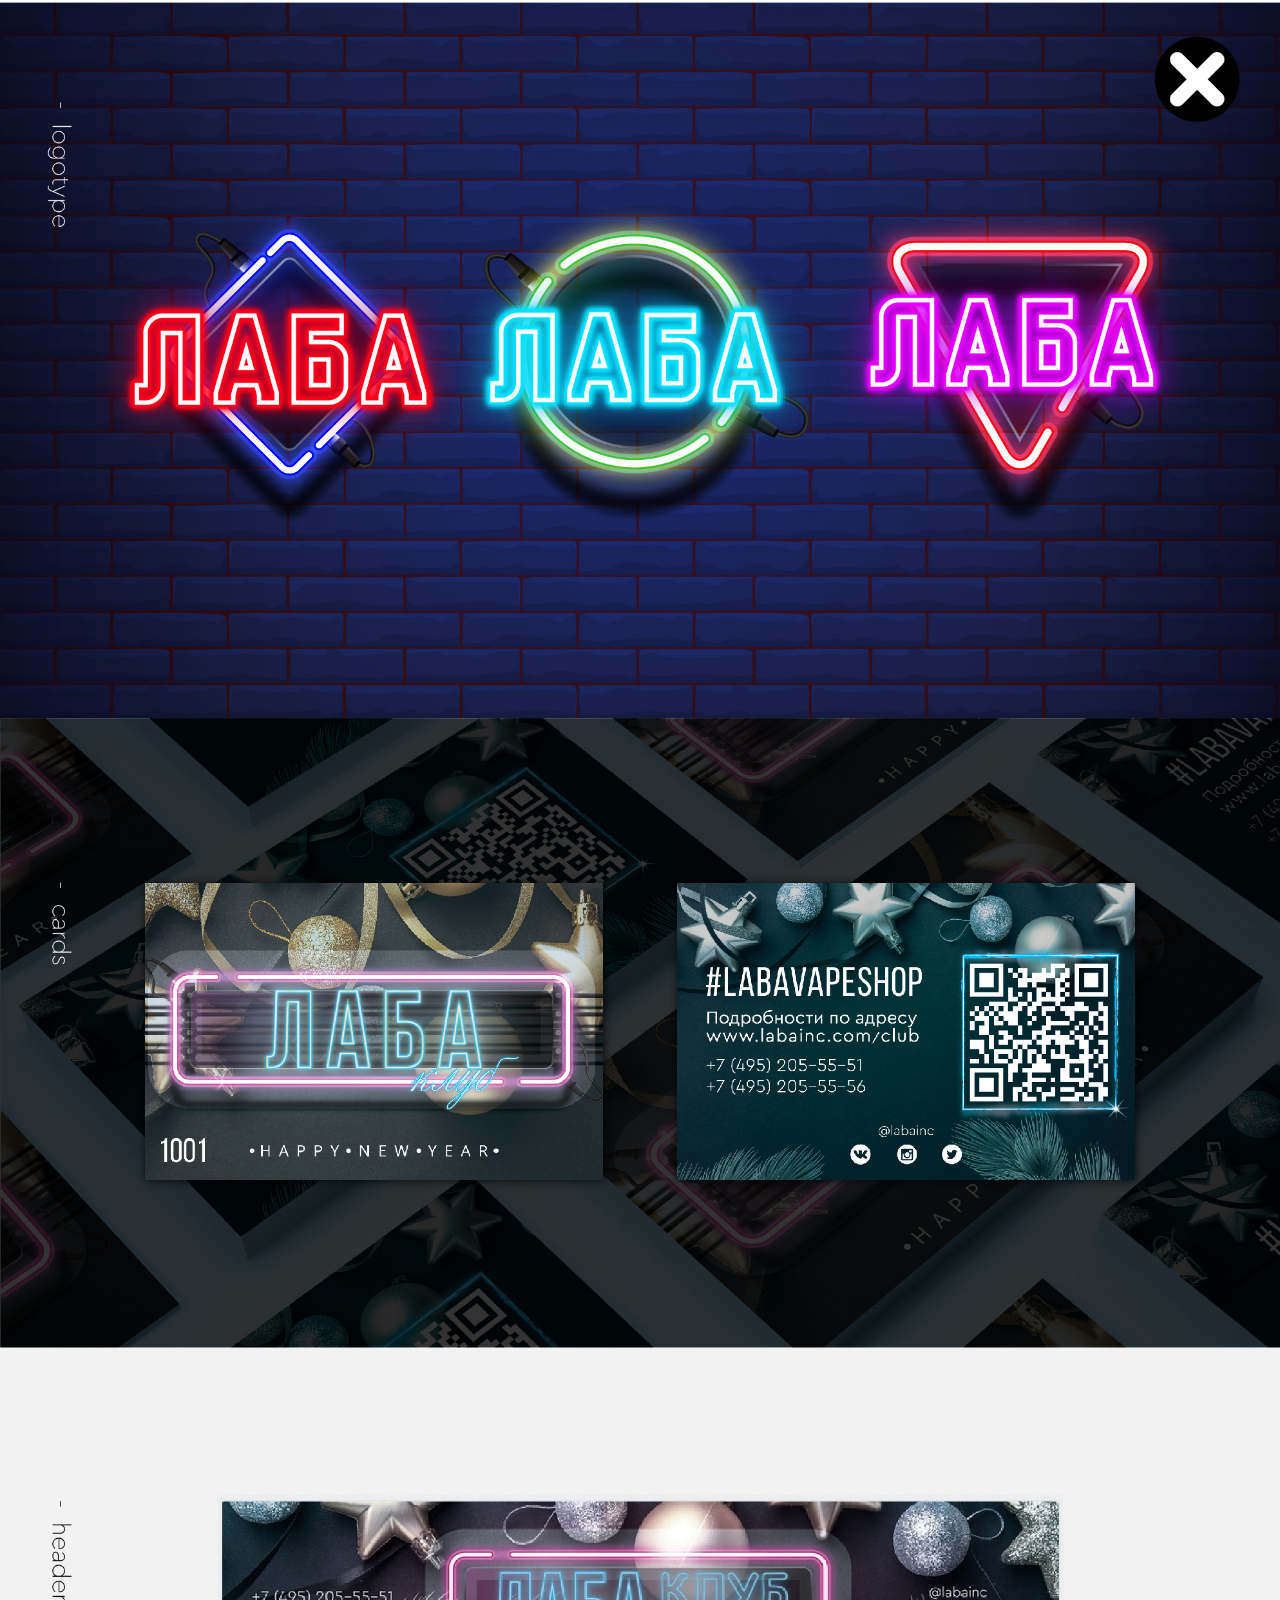
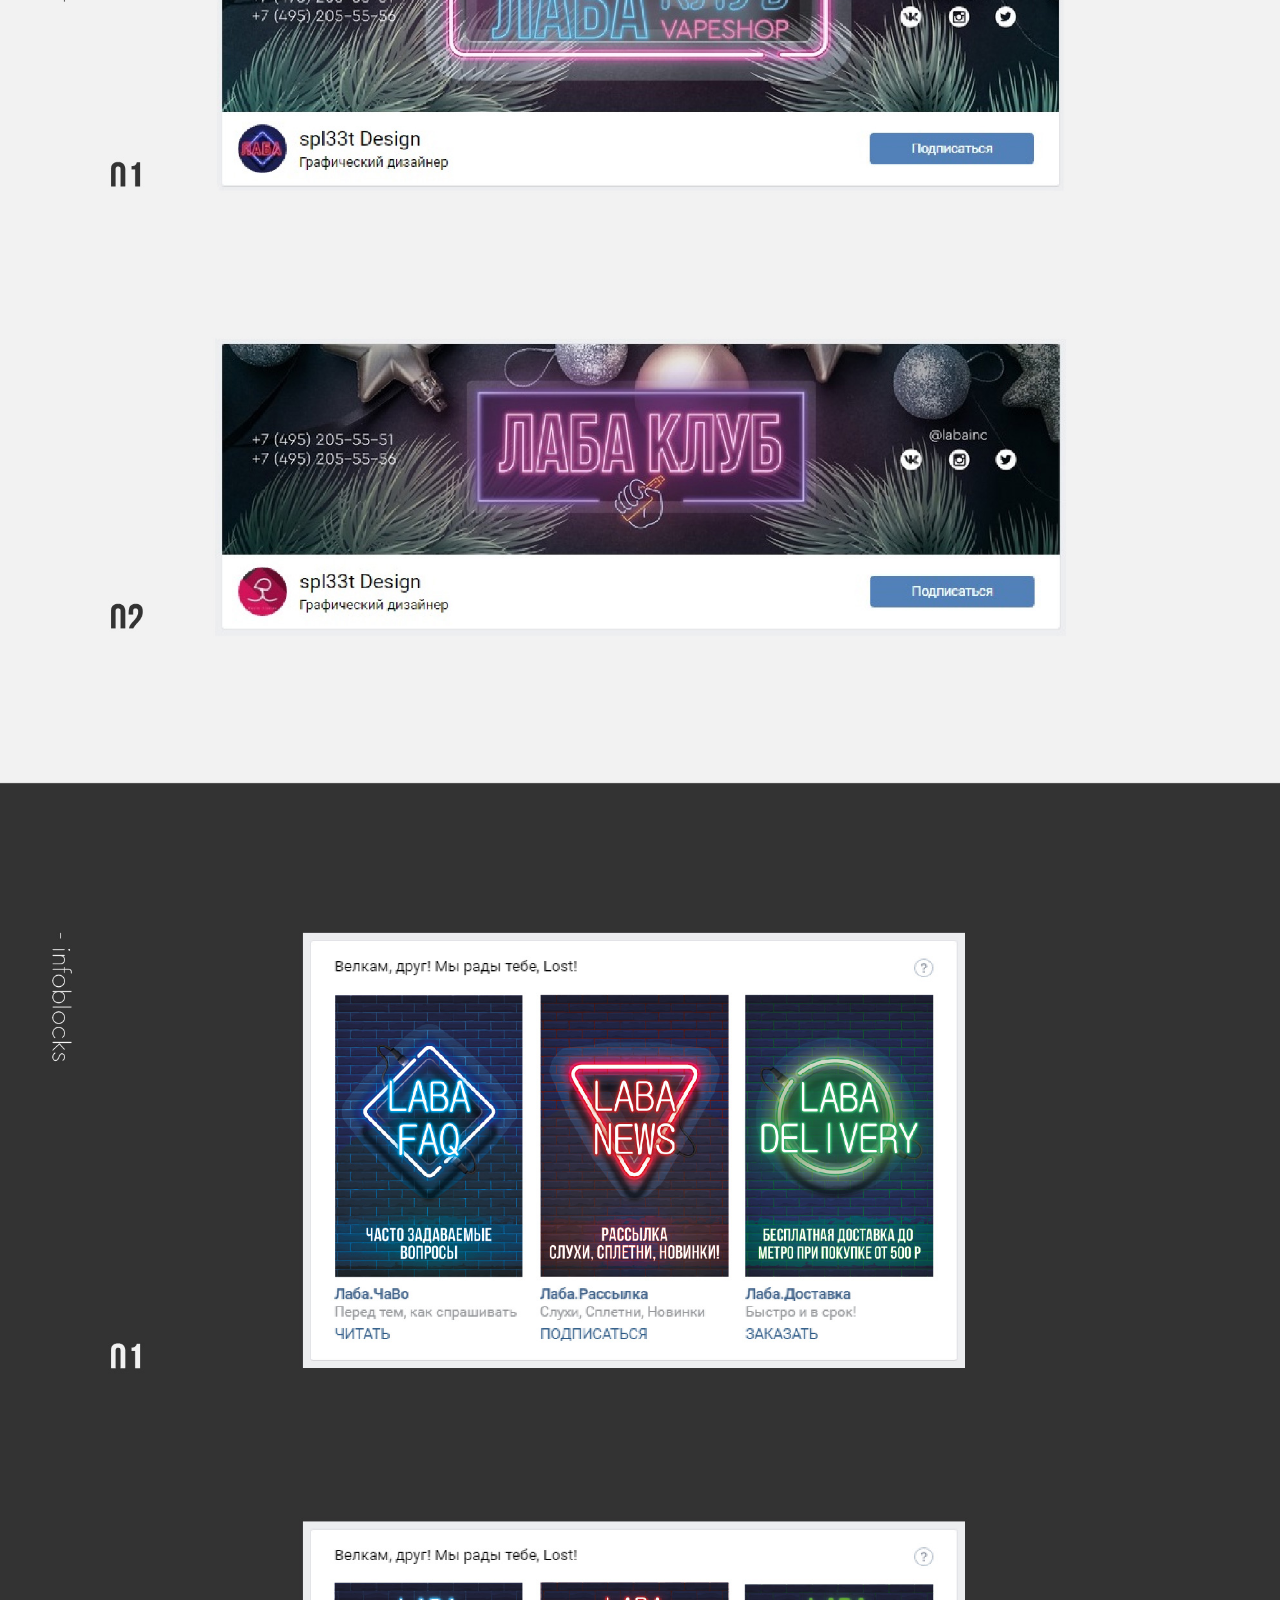
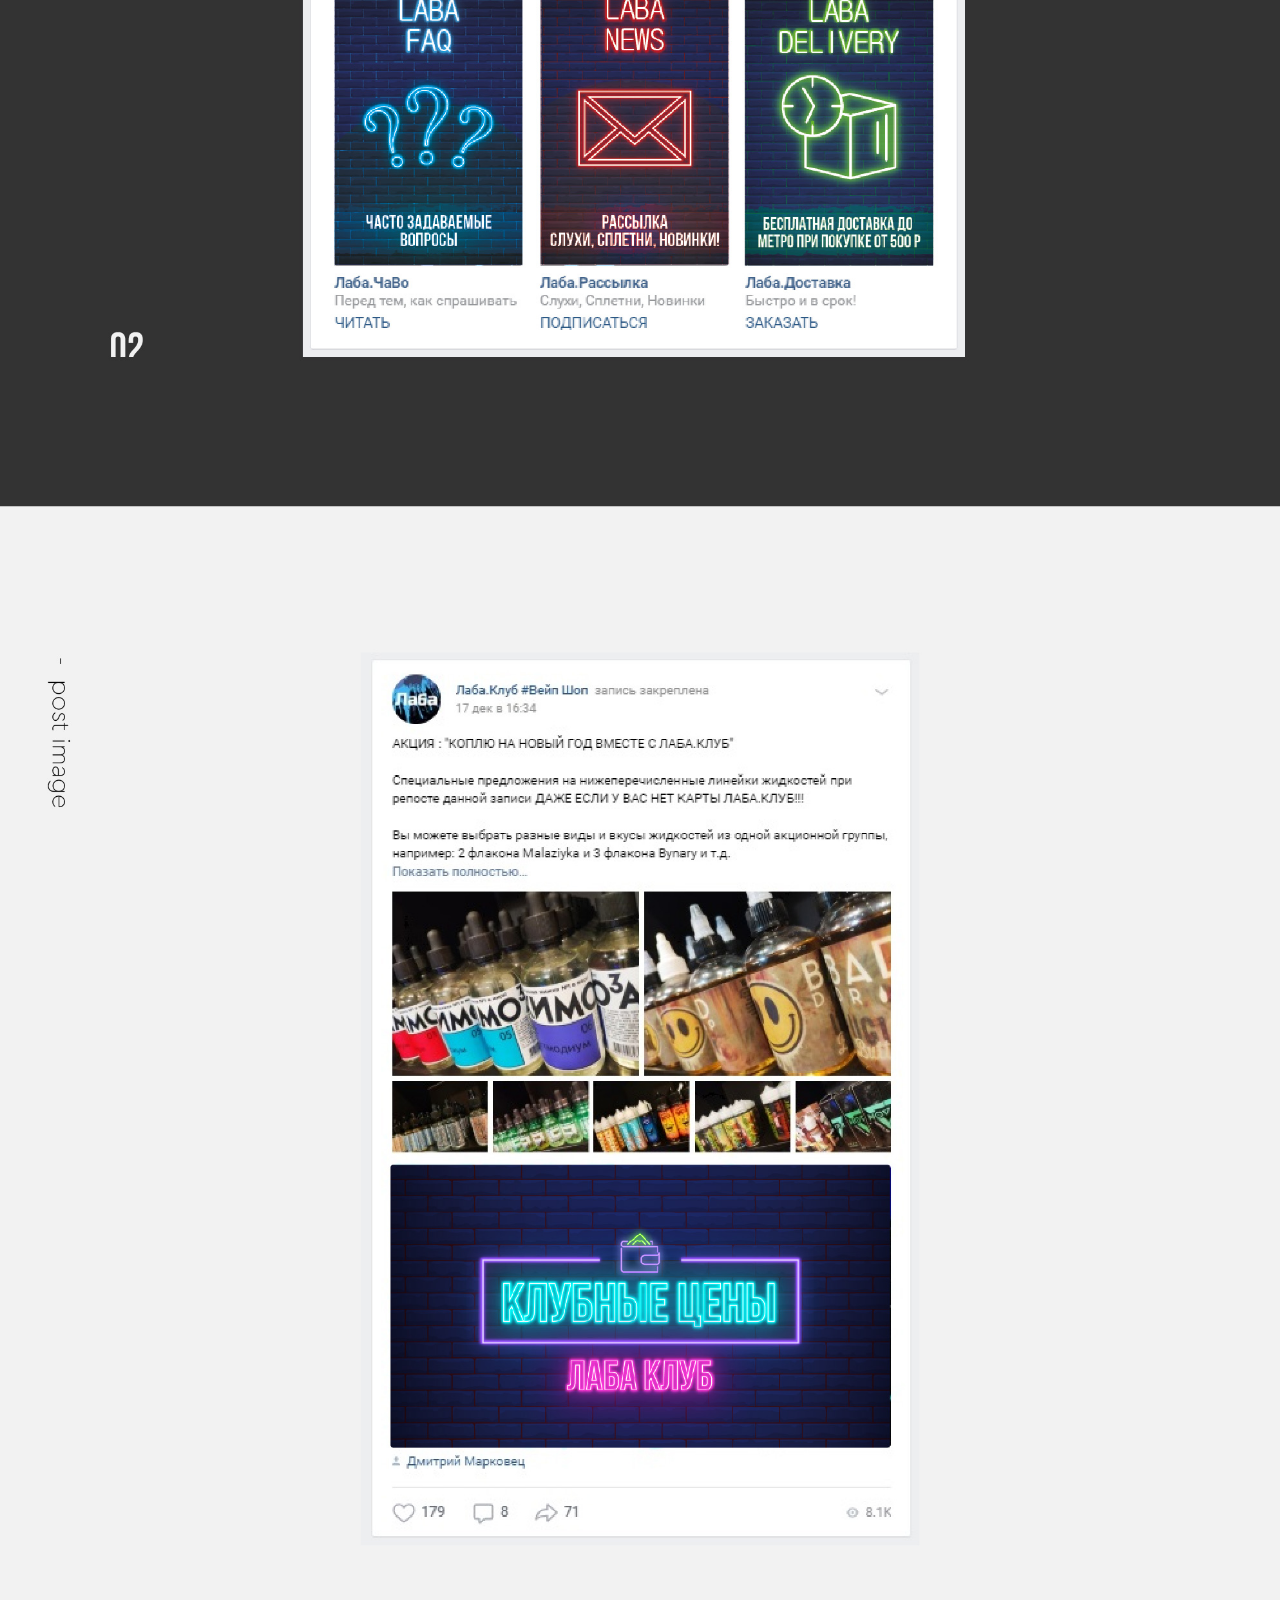
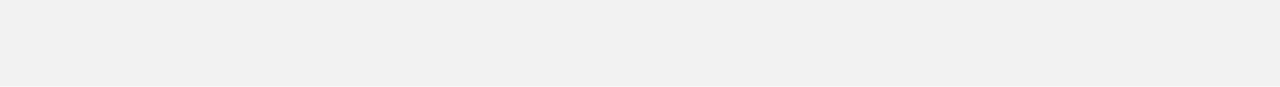
<file: laba.html>
<!DOCTYPE html>
<html lang="en">
<head>
	<meta charset="UTF-8">
	<title>Document</title>
	<link rel="stylesheet" href="style.css">
	<link rel="stylesheet" href="css/styleworks.css">
	<link rel="stylesheet" href="css/animate.css">
	<link href="https://fonts.googleapis.com/css?family=Open+Sans" rel="stylesheet">
</head>
<body>



	<a href="index.html">	<div class="closebutton wow fadeIn" data-wow-delay="0.5s"><img class="closeimg" src="img/close.png"></div></a>
	
	<div class="image__work wow fadeIn" data-wow-delay="0.5s">
		<imagework>
			<img class="image" src="laba/pokaz.jpg">
		</imagework>
	</div>

	

	<script src="js/script.js"></script>
	<script src="js/wow.min.js"></script>
	<script>
		new WOW().init();
	</script>
</body>
</html>
</file>
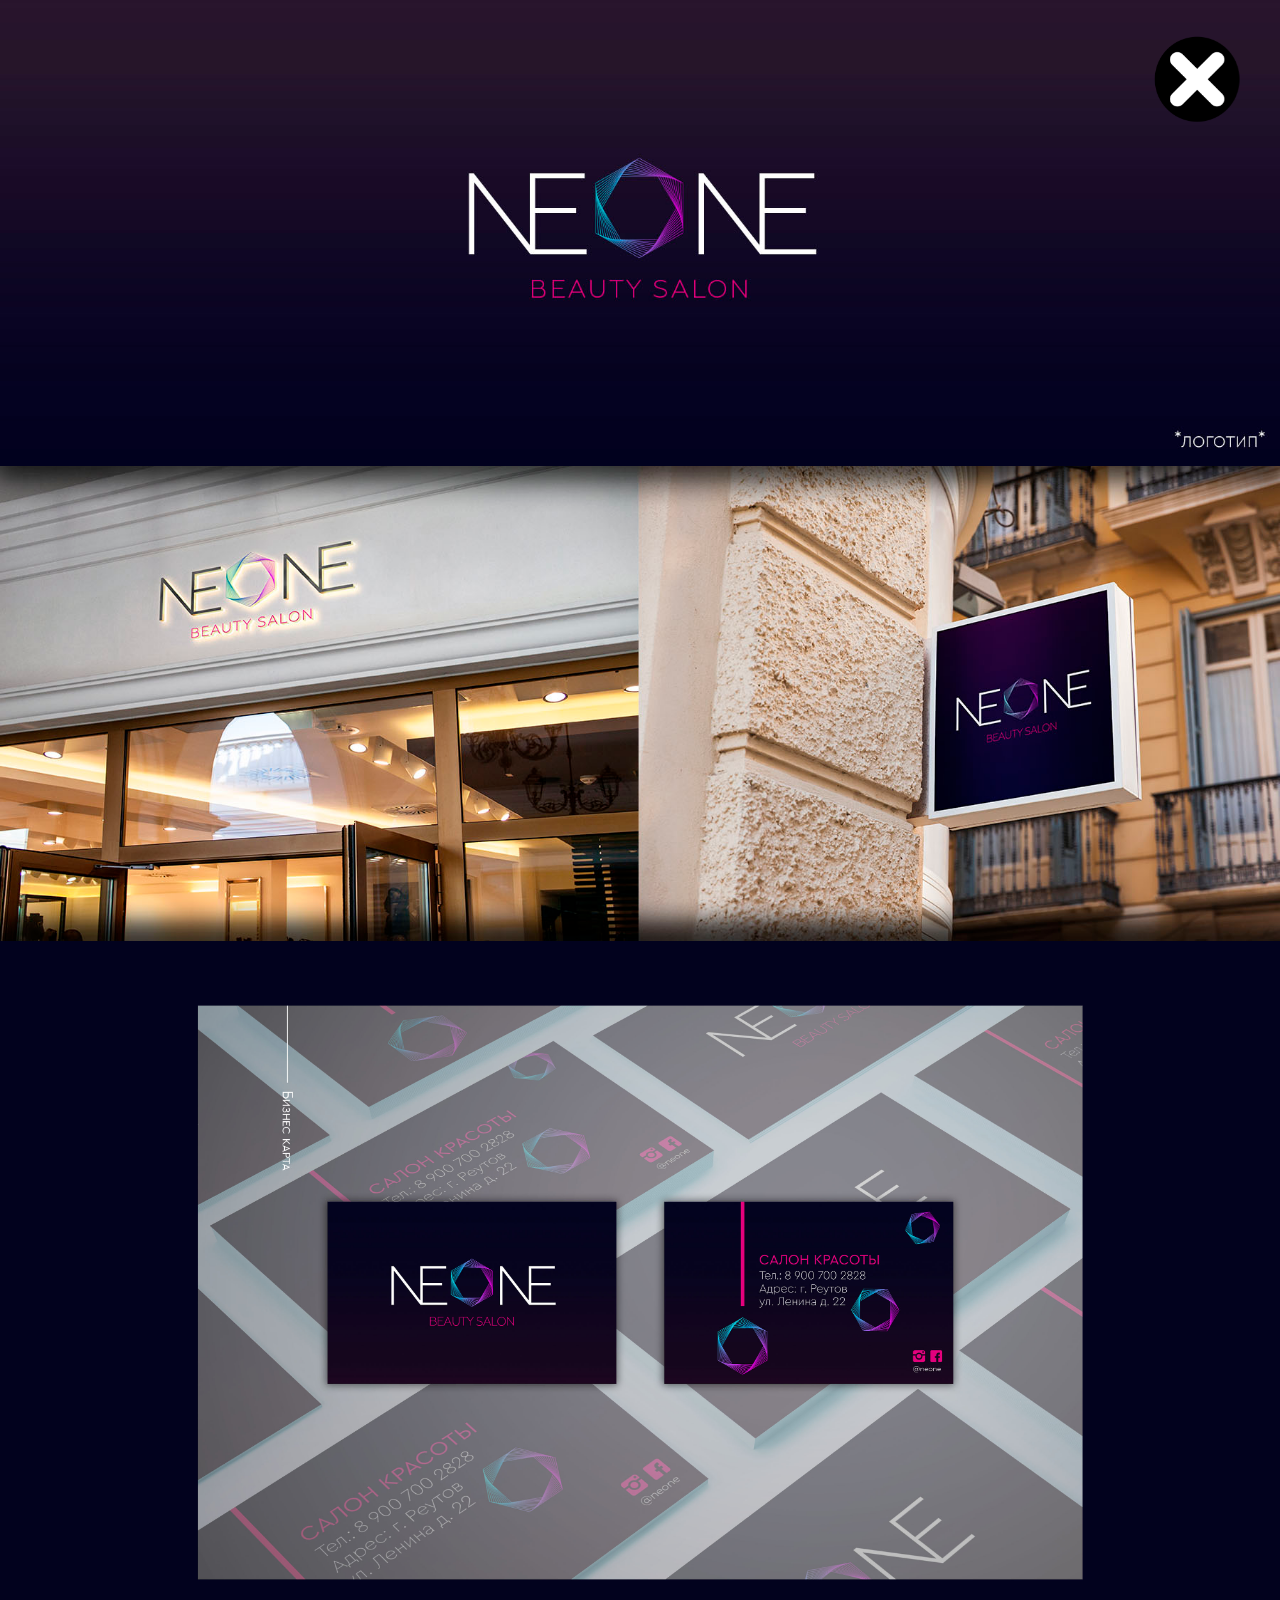
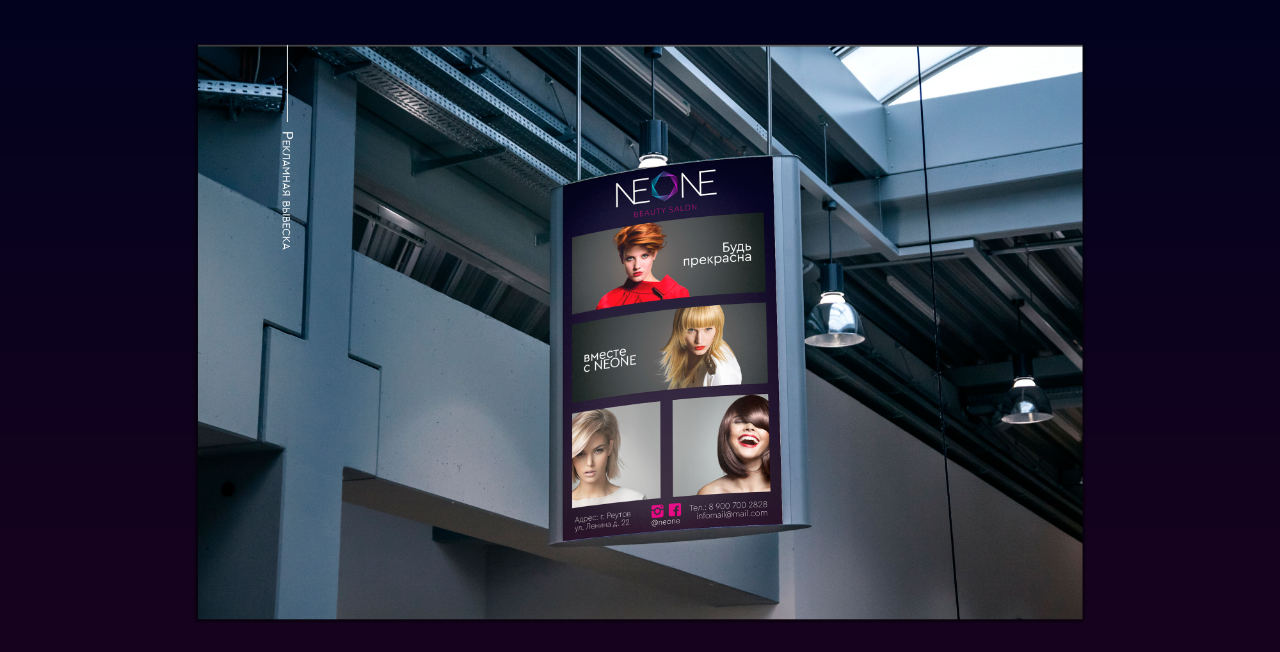
<file: neone.html>
<!DOCTYPE html>
<html lang="en">
<head>
	<meta charset="UTF-8">
	<title>Document</title>
	<link rel="stylesheet" href="style.css">
	<link rel="stylesheet" href="css/styleworks.css">
	<link rel="stylesheet" href="css/animate.css">
	<link href="https://fonts.googleapis.com/css?family=Open+Sans" rel="stylesheet">
</head>
<body>


	<a href="index.html">	<div class="closebutton wow fadeIn" data-wow-delay="0.5s""><img class="closeimg" src="img/close.png"></div></a>
	
	<div class="image__work wow fadeIn" data-wow-delay="0.5s"">
		<imagework>
			<img class="image" src="neone/logo.jpg">
		</imagework>
				<imagework>
			<img class="image" src="neone/MAGAZ.jpg">
		</imagework>
				<imagework>
			<img class="image" src="neone/CARDS.jpg">
		</imagework>
		<imagework>
			<img class="image" src="neone/PLAKAT.jpg">
		</imagework>
	</div>

	

	<script src="js/script.js"></script>
	<script src="js/wow.min.js"></script>
	<script>
		new WOW().init();
	</script>
</body>
</html>
</file>
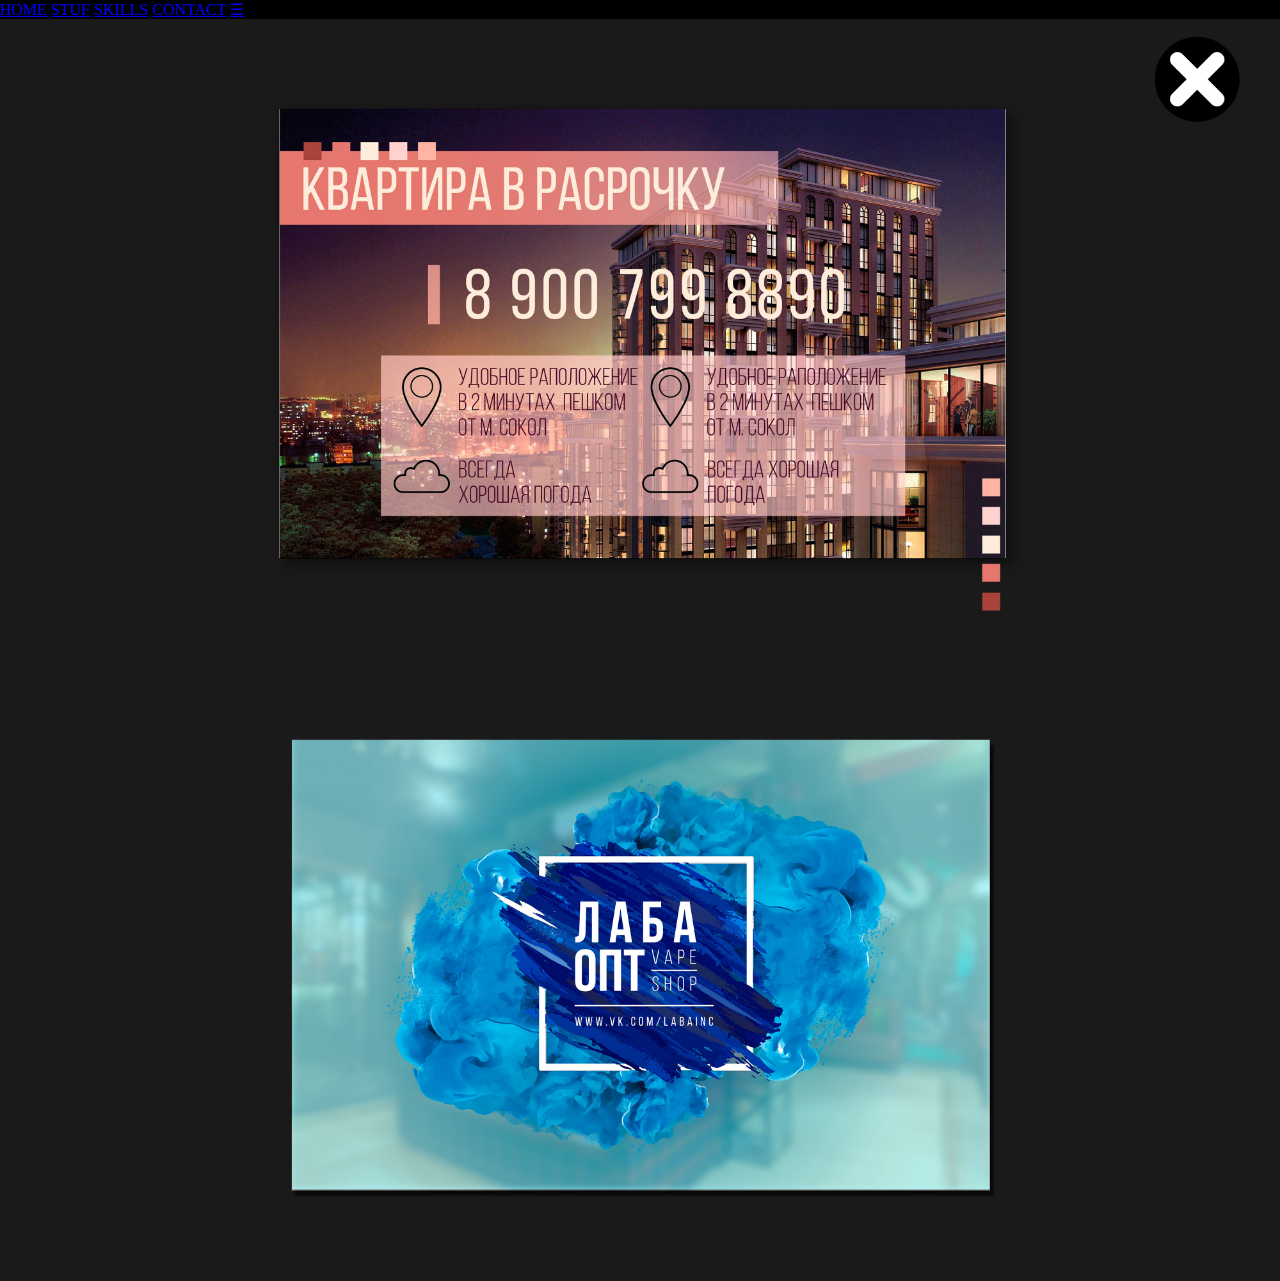
<file: nocategory.html>
<!DOCTYPE html>
<html lang="en">
<head>
	<meta charset="UTF-8">
	<title>Document</title>
	<link rel="stylesheet" href="style.css">
	<link rel="stylesheet" href="css/styleworks.css">
	<link rel="stylesheet" href="css/animate.css">
	<link href="https://fonts.googleapis.com/css?family=Open+Sans" rel="stylesheet">
</head>
<body>

	<header>
		<nav>
			<div class="topnav" id="myTopnav">
				<a href="index.html">HOME</a>
				<a href="#">STUF</a>
				<a href="#">SKILLS</a>
				<a href="#">CONTACT</a>
				<a href="#" id="menu" class="icon">&#9776;</a>
			</div>
		</nav>
	</header>

	<a href="index.html">	<div class="closebutton wow fadeIn" data-wow-delay="0.5s""><img class="closeimg" src="img/close.png"></div></a>
	
	<div class="image__work wow fadeIn" data-wow-delay="0.5s"">
		<imagework>
			<img class="image" src="nocategory/kvartira.jpg">
		</imagework>
		<imagework>
			<img class="image" src="nocategory/laba.jpg">
		</imagework>

	</div>

	

	<script src="js/script.js"></script>
	<script src="js/wow.min.js"></script>
	<script>
		new WOW().init();
	</script>
</body>
</html>
</file>
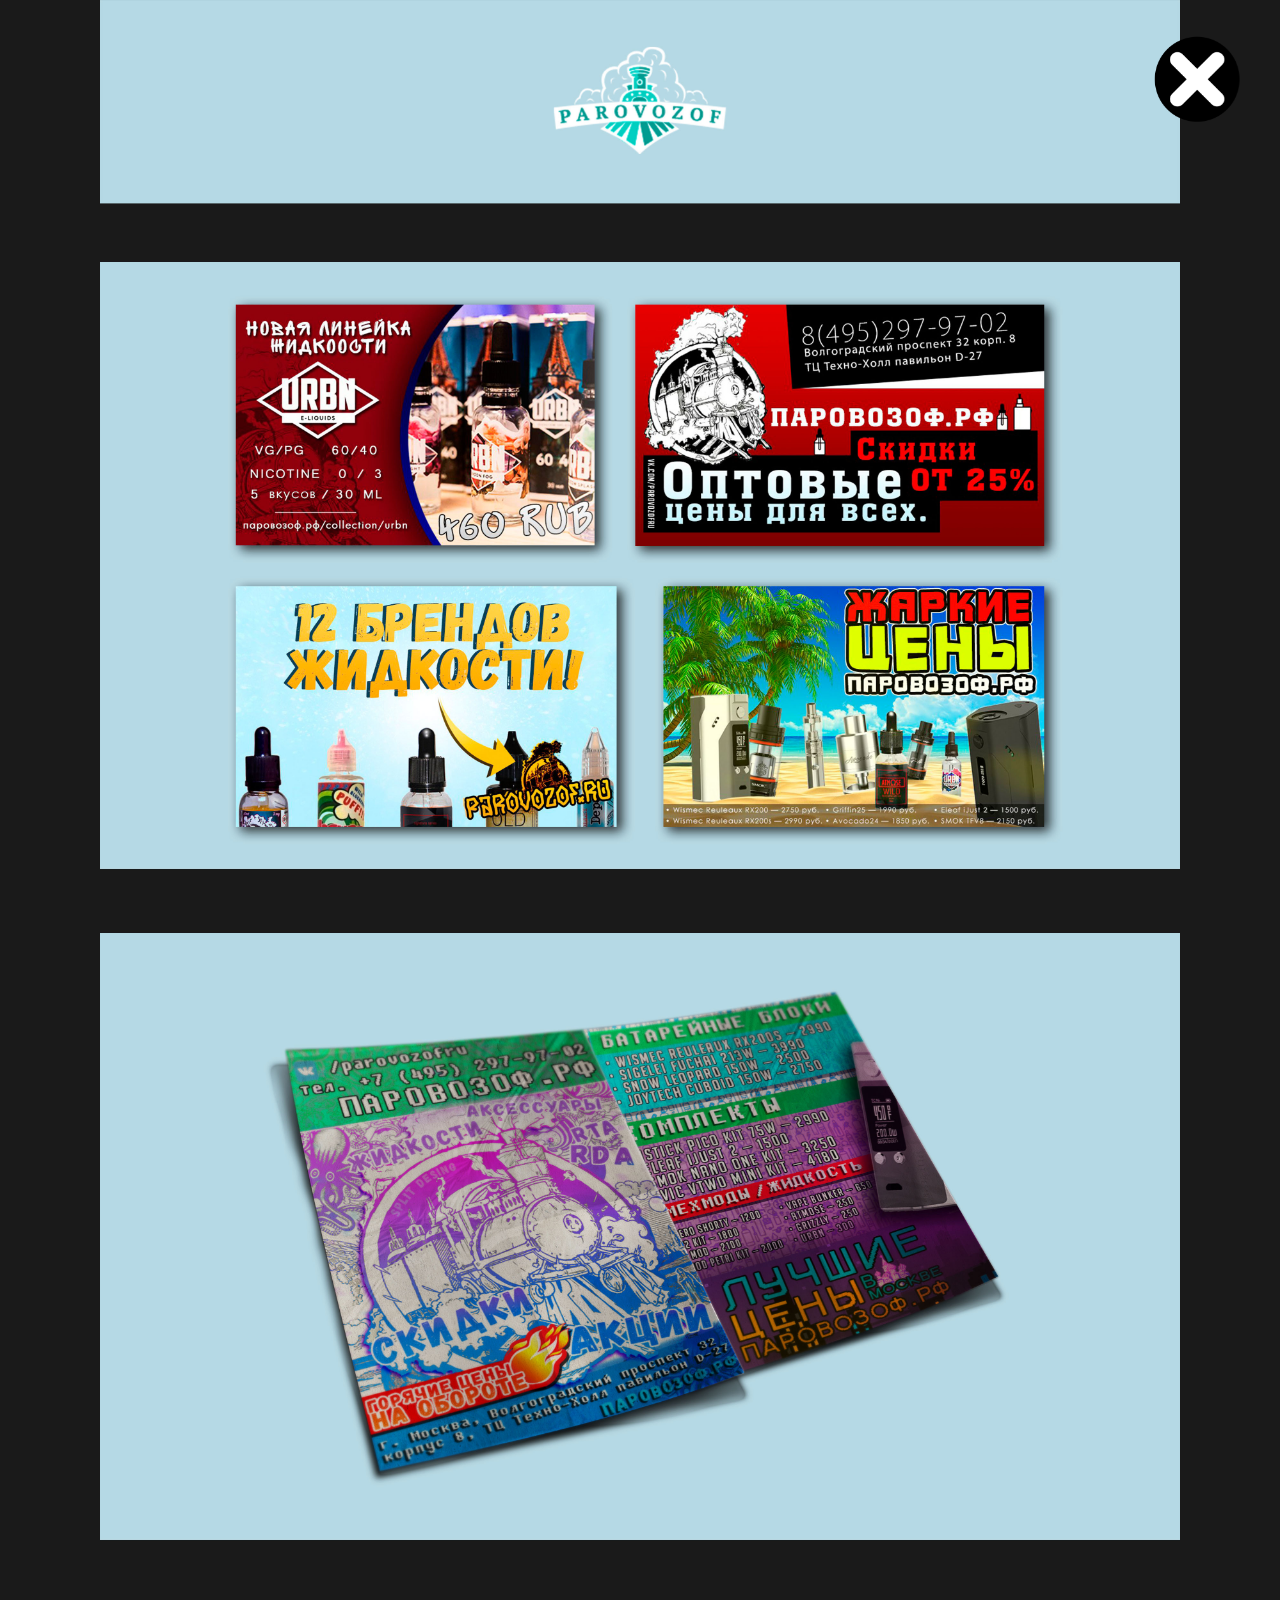
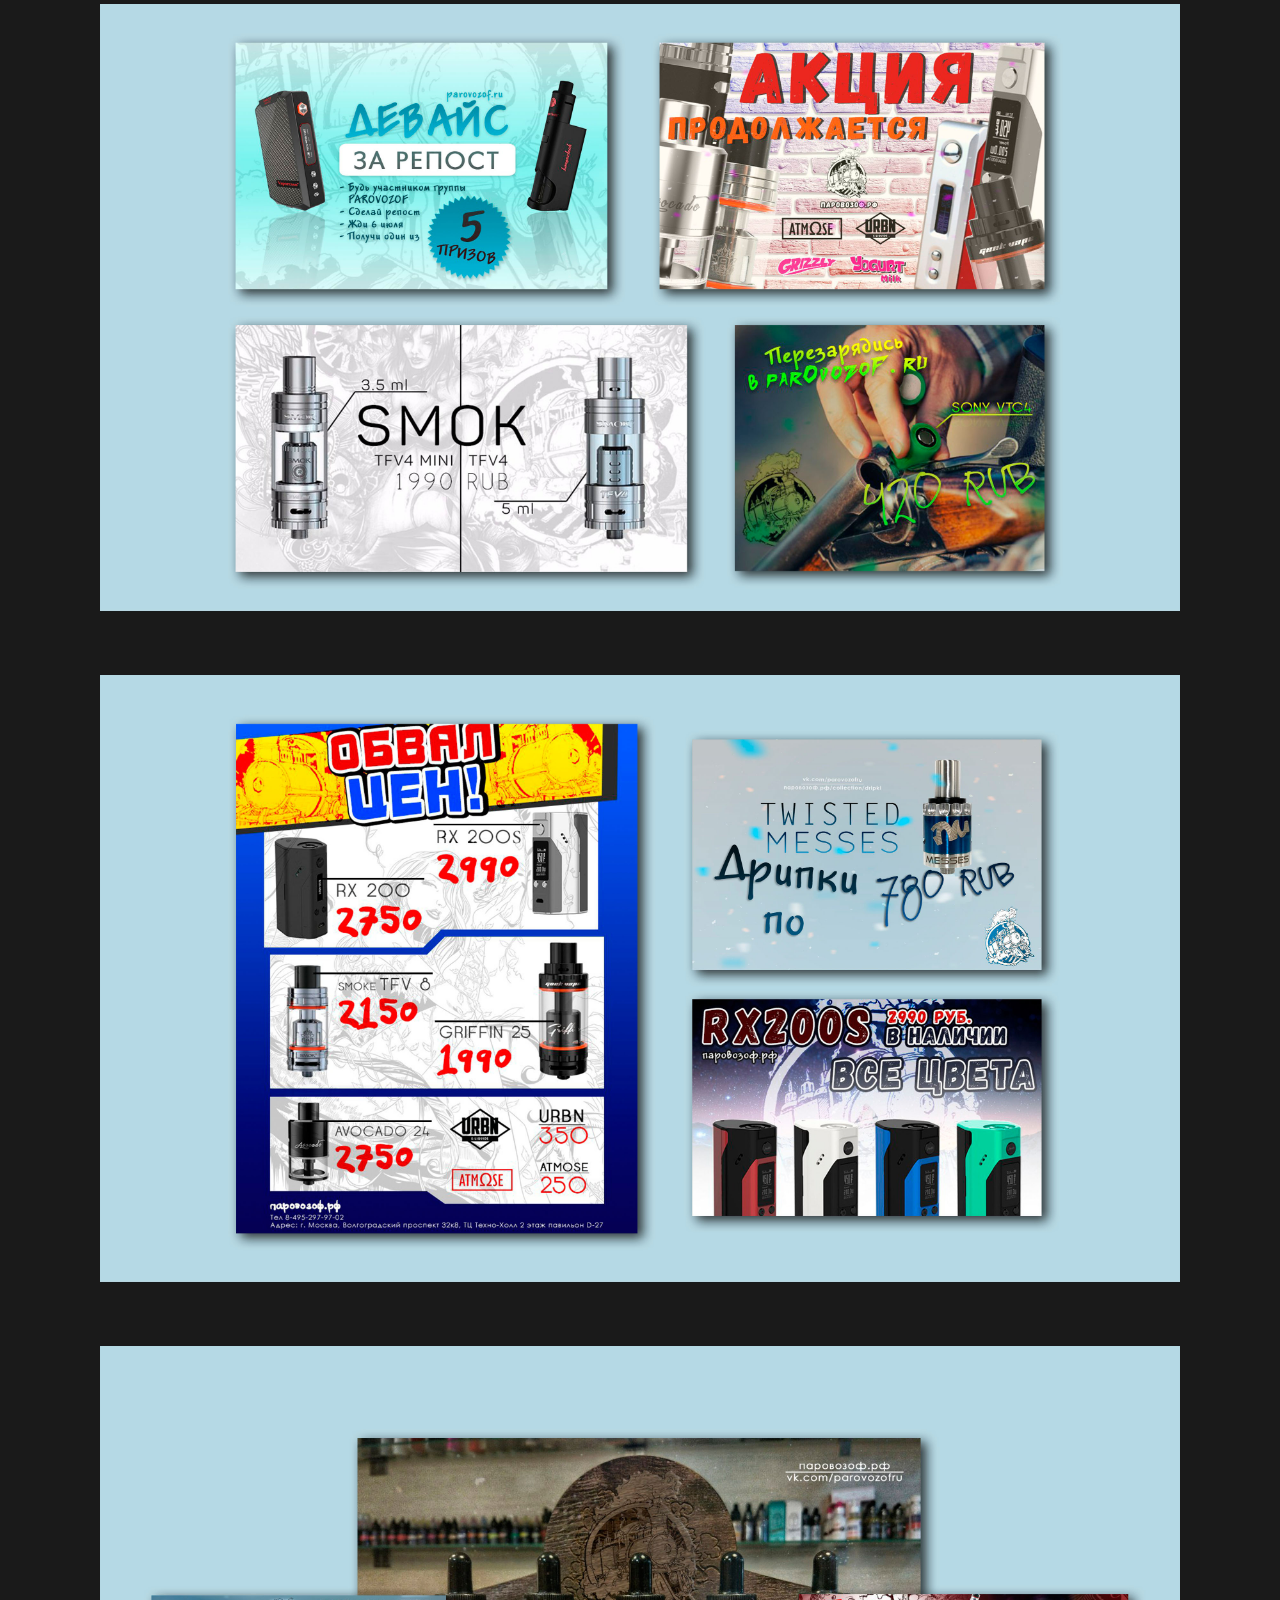
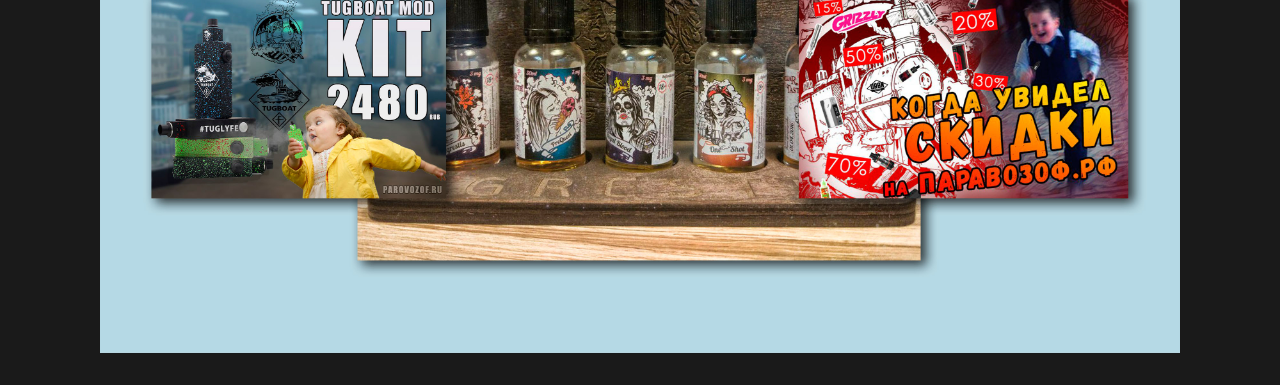
<file: parovozof.html>
<!DOCTYPE html>
<html lang="en">
<head>
	<meta charset="UTF-8">
	<title>Document</title>
	<link rel="stylesheet" href="style.css">
	<link rel="stylesheet" href="css/styleworks.css">
	<link rel="stylesheet" href="css/animate.css">
	<link href="https://fonts.googleapis.com/css?family=Open+Sans" rel="stylesheet">
</head>
<body>



	<a href="index.html">	<div class="closebutton wow fadeIn" data-wow-delay="0.5s""><img class="closeimg" src="img/close.png"></div></a>
	
	<div class="image__work wow fadeIn" data-wow-delay="0.5s"">
				<imagework>
			<img class="image" src="parovozof/LOGO.jpg">
		</imagework>
				<imagework>
			<img class="image" src="parovozof/DIVICE2.jpg">
		</imagework>
				<imagework>
			<img class="image" src="parovozof/FLAERS.jpg">
		</imagework>
		<imagework>
			<img class="image" src="parovozof/DIVICE.jpg">
		</imagework>
		<imagework>
			<img class="image" src="parovozof/DIVICE3.jpg">
		</imagework>
				<imagework>
			<img class="image" src="parovozof/LAST.jpg">
		</imagework>
	</div>

	

	<script src="js/script.js"></script>
	<script src="js/wow.min.js"></script>
	<script>
		new WOW().init();
	</script>
</body>
</html>
</file>
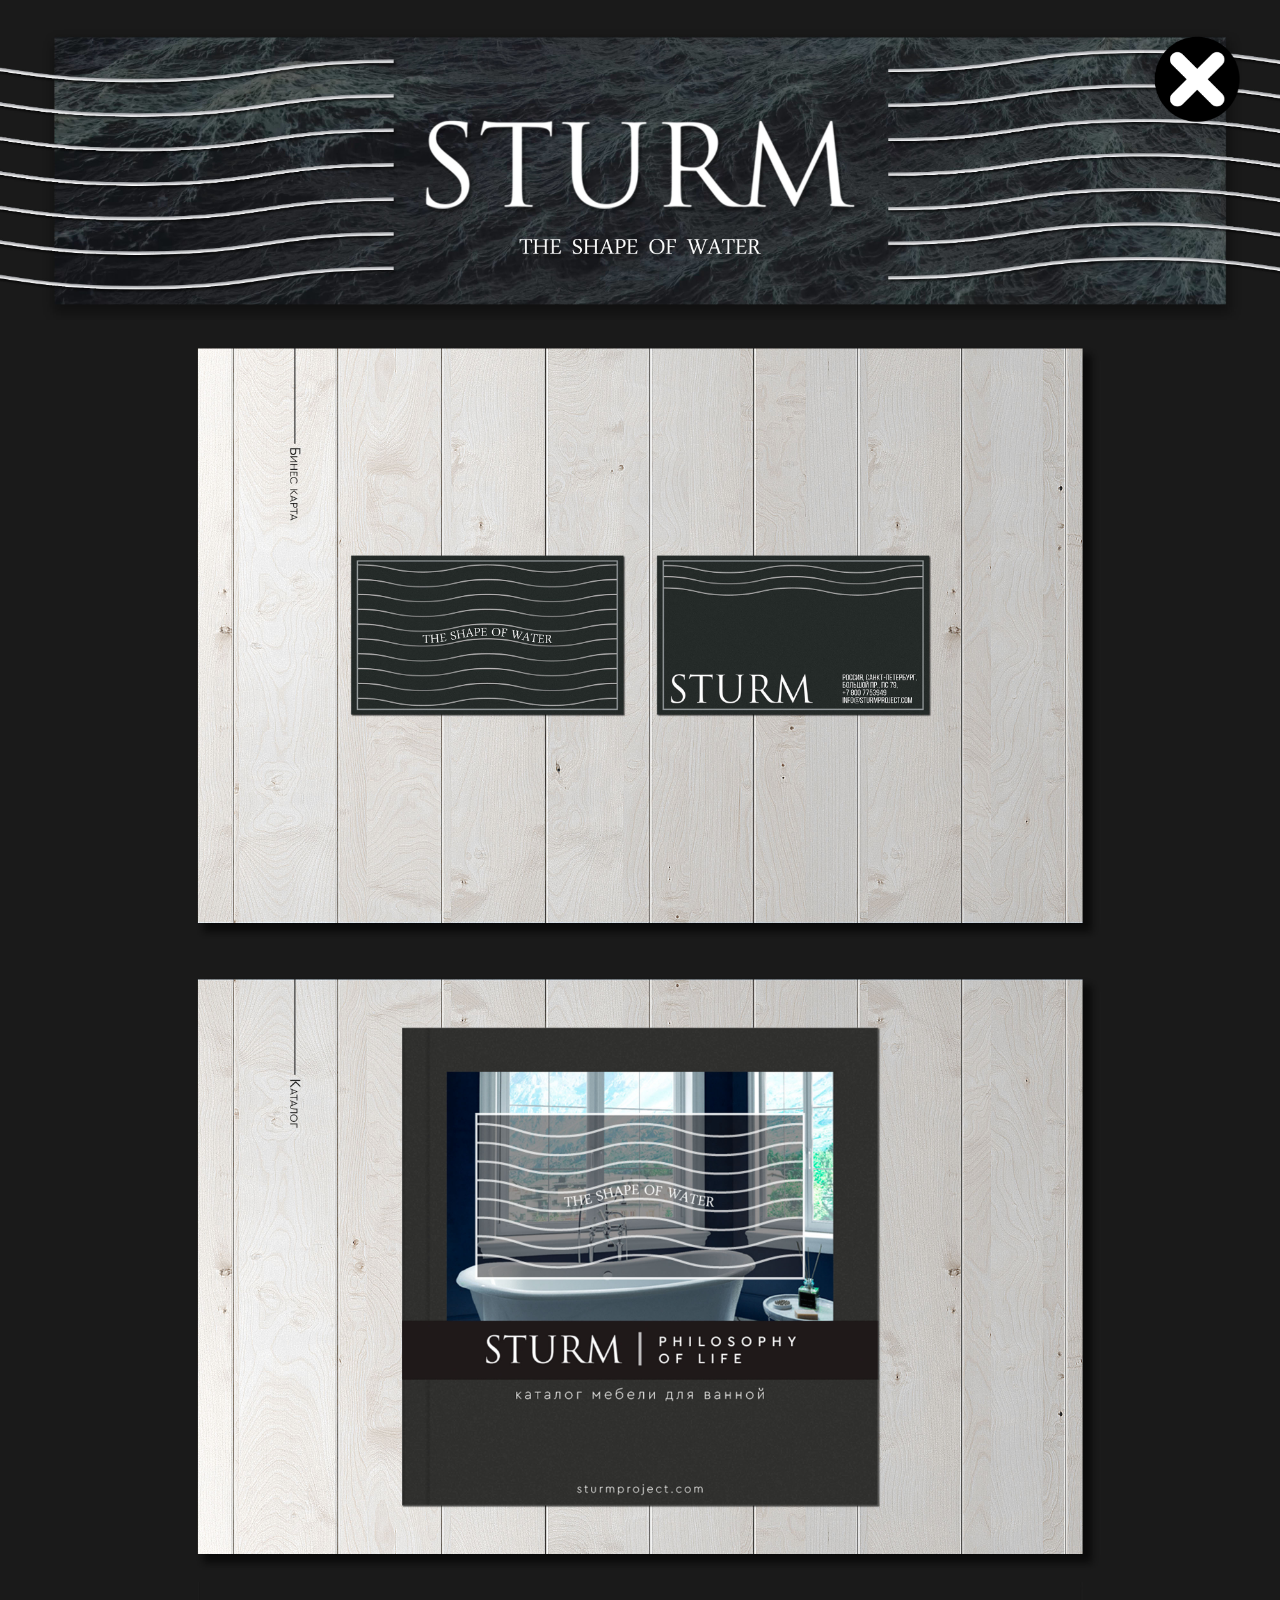
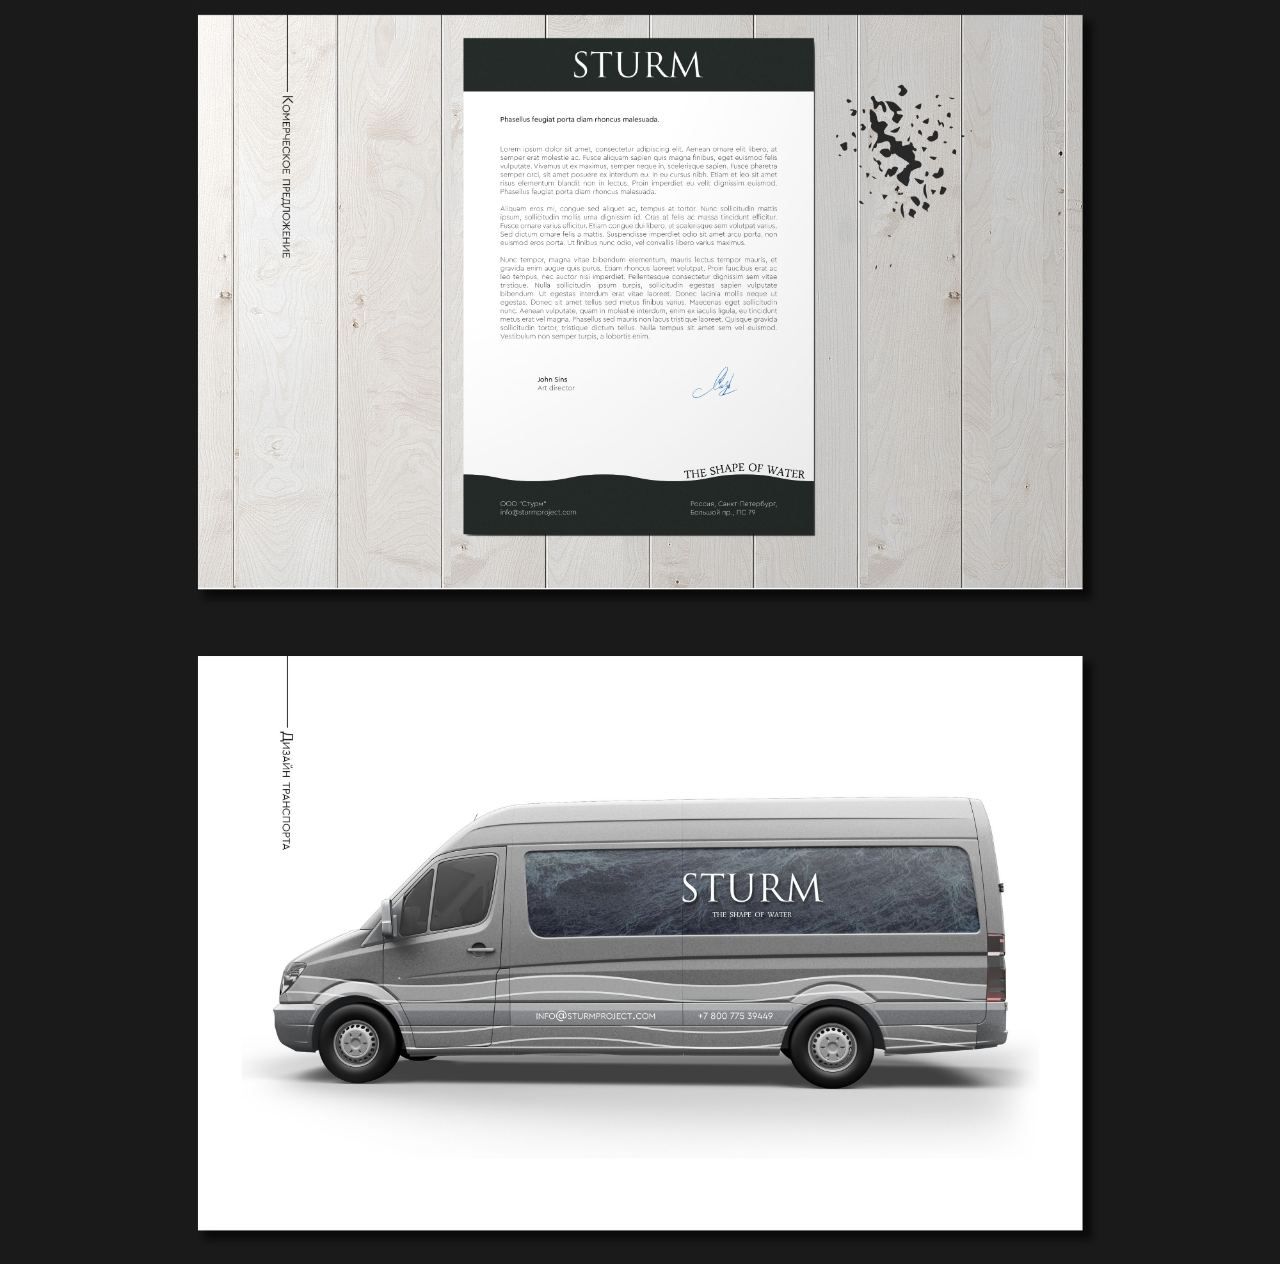
<file: sturm.html>
<!DOCTYPE html>
<html lang="en">
<head>
	<meta charset="UTF-8">
	<title>Document</title>
	<link rel="stylesheet" href="style.css">
	<link rel="stylesheet" href="css/styleworks.css">
	<link rel="stylesheet" href="css/animate.css">
	<link href="https://fonts.googleapis.com/css?family=Open+Sans" rel="stylesheet">
</head>
<body>

	<a href="index.html">	<div class="closebutton wow fadeIn" data-wow-delay="0.5s""><img class="closeimg" src="img/close.png"></div></a>

	<div class="image__work wow fadeIn" data-wow-delay="0.5s"">
		<imagework>
			<img class="image" src="STURM/logo2.jpg">
		</imagework>
		<imagework>
			<img class="image" src="STURM/board2.jpg">
		</imagework>
		<imagework>
			<img class="image" src="STURM/board5.jpg">
		</imagework>
		<imagework>
			<img class="image" src="STURM/board3.jpg">
		</imagework>
				<imagework>
			<img class="image" src="STURM/board4.jpg">
		</imagework>
	</div>

	

	<script src="js/script.js"></script>
	<script src="js/wow.min.js"></script>
	<script>
		new WOW().init();
	</script>
</body>
</html>
</file>
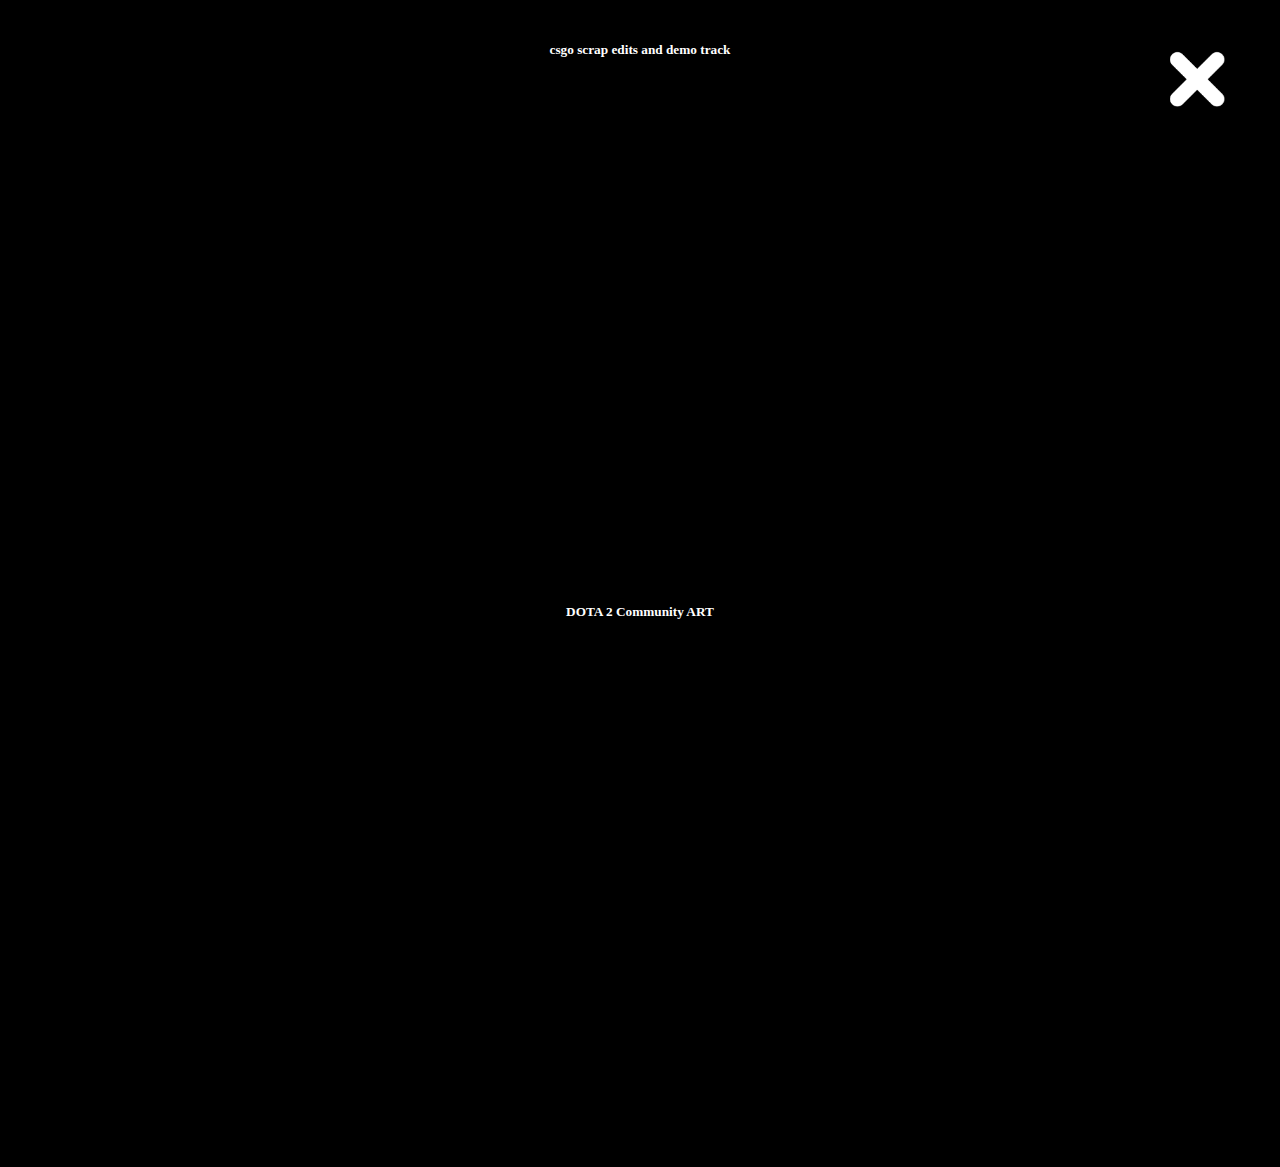
<file: video.html>
<!DOCTYPE html>
<html lang="en">
<head>
	<meta charset="UTF-8">
	<title>SPL33T Design Videos</title>
	<link rel="stylesheet" href="style.css">
	<link rel="stylesheet" href="css/styleworks.css">
	<link rel="stylesheet" href="css/animate.css">
	<link href="https://fonts.googleapis.com/css?family=Open+Sans" rel="stylesheet">
</head>
<body>

	<a href="index.html">	<div class="closebutton wow fadeIn" data-wow-delay="0.5s""><img class="closeimg" src="img/close.png"></div></a>

	<div class="video__work wow fadeIn" data-wow-delay="0.5s"">
		<h5>csgo scrap edits and demo track</h5>
		<videowork>
	<iframe width="720" height="480" src="https://www.youtube.com/embed/I6KtuILnR8Y" frameborder="0" allow="accelerometer; autoplay; encrypted-media; gyroscope; picture-in-picture" allowfullscreen></iframe>
		</videowork>
		
		<h5>DOTA 2 Community ART</h5>
		<videowork>
	<iframe width="720" height="480" src="https://www.youtube.com/embed/I2-znC2CEy0" frameborder="0" allow="accelerometer; autoplay; encrypted-media; gyroscope; picture-in-picture" allowfullscreen></iframe>
		</videowork>
	</div>


	<script src="js/script.js"></script>
	<script src="js/wow.min.js"></script>
	<script>
		new WOW().init();
	</script>
	</body>
</html>
</file>
<file: style.css>
body
{
	margin: 0;
}


@font-face{
	font-family: 'BEBASb';
	src: url('fonts/BebasNeue Bold.ttf');
	font-weight: normal;
	font-style: normal;
}

@font-face{
	font-family: 'BEBASl';
	src: url('fonts/BebasNeue Book.ttf');
	font-weight: normal;
	font-style: normal;
}

.inlinebox{
	display: block;
	height: auto;
	background-color: black;
}






/*---------------------ШАПКА---------------------*/

.skilltext
{
position: absolute;
bottom: 0;
z-index: 100;
left: 47%;
}

.skilltext p2
{
	color:#FFF;
	font-size: 55px;
	font-family: 'BEBASb';
}

.containerheader
{
	display: block;
	height: 100vh;
	background-image: url(img/back4back.jpg);
	background-size: cover;
	background-repeat: no-repeat;
	background-attachment: fixed;
	background-position: center;
}

.logotype
{
	display: block;
	height: 100%;
	background-image: url(img/next.png);
	background-size: 500px;
	background-repeat: no-repeat;
	background-position: center;
}





/*---------------------СТАФ---------------------*/


.containerstuff
{
	display: flex;
	flex-direction: row;
	flex-wrap: wrap;
	background: black;
}



.containerstuff .image
{
	display: block;
	width: 100%;
	height: auto;
	margin: auto;
}

.boxstuff1
{
	width: 50%;
}



/*---------------------СКИЛЫ---------------------*/
h1 {
	color:#FFF;
	font-size: 50px;
	font-weight:800;
	font-family: 'BEBASb';
	text-transform:uppercase;
	dispay:block;
	width:100%;
	text-align:center;
	position:relative;
	text-shadow:0px 1px 2px #000;
	margin-top: 50px;
	margin-bottom: 50px;
}

.linehr hr{
	width: 50%;
	margin-bottom: 50px;
}

p.soft { 
	color:#FFF;
	font-size: 30px;
	font-weight: 400;
	font-family: 'BEBASl';


} 

.containerskill
{
	display: flex;
	flex-direction: row;
	flex-wrap: wrap;
	height: 100vh;
	background: black;
}

.boxskill1
{
	background-image: url(img/111.png);
	background-size: cover;
	background-repeat: no-repeat;
	color: white;
	text-align: center;
	align-items: center;

	width: 25%;
	height: 100%;
	margin: auto;
}

.boxskill2
{
	background-image: url(img/222.png);
	background-size: cover;
	background-repeat: no-repeat;
	color: white;
	text-align: center;

	width: 25%;
	height: 100%;
	margin: auto;
}

.boxskill3
{
	background-image: url(img/333.png);
	background-size: cover;
	background-repeat: no-repeat;
	color: white;
	text-align: center;

	width: 25%;
	height: 100%;
	margin: auto;
}

.boxskill4
{
	background-image: url(img/444.png);
	background-size: cover;
	background-repeat: no-repeat;
	color: white;
	text-align: center;

	width: 25%;
	height: 100%;
	margin: auto;
}



/*---------------------КОНТАКТ---------------------*/
.containercontact{
height: 100vh;
background-color: blue;
}


.vk{
margin: 0;
}


@media all and (max-width: 600px) {
	.containerstuff{
		margin-top: 50vh;
	}
	@media all and (max-width: 600px) {
		.boxstuff1{
			width: 100%;
		}
		@media all and (max-width: 600px) {
			.linehr hr{
				margin-bottom: 30px;
			}
			@media all and (max-width: 600px) {
				h1 {
					font-size: 30px;
					margin-top: 30px;
					margin-bottom: 30px;
				}
				@media all and (max-width: 600px) {
					p.soft {
						font-size: 18px;
					}
					@media all and (max-width: 600px) {
						.containerskill {
							height: 50vh;
						}
						@media all and (max-width: 600px) {
							.boxskill1 {
								width: 50%;
							}
							@media all and (max-width: 600px) {
								.boxskill2 {
									width: 50%;
								}
								@media all and (max-width: 600px) {
									.boxskill3 {
										width: 50%;
									}
									@media all and (max-width: 600px) {
										.boxskill4 {
											width: 50%;
										}
</file>
<file: css/styleworks.css>
body
{
	margin: 0;
background-color: black;
}


.closebutton{
  position: fixed;
  left: 90%;
	top: 2%;
	z-index: 100;
}

.closebutton .closeimg{
	width: 70%;
	height: 70%;
}

/*---------------------СТРАНИЦА  РАБОТЫ---------------------*/
.image__work imagework {
	width: 100%;
	position: relative;
	float: left;
	text-align: center;
}

.image__work .image {
	display: block;
	width: 100%;
	height: auto;
	margin: auto;
}


/*---------------------СТРАНИЦА  ВИДЕО---------------------*/
.video__work videowork {
	width: 100%;
	position: relative;
	float: left;
	text-align: center;
	justify-content: center;
	padding: 0px 0 20px 0;
}


.video__work h5 {
	text-align: center;
	justify-content: center;
	color: white;
	background-color: 
	font-size: 20px;
	padding: 20px 0 20px 0;
}
</file>
